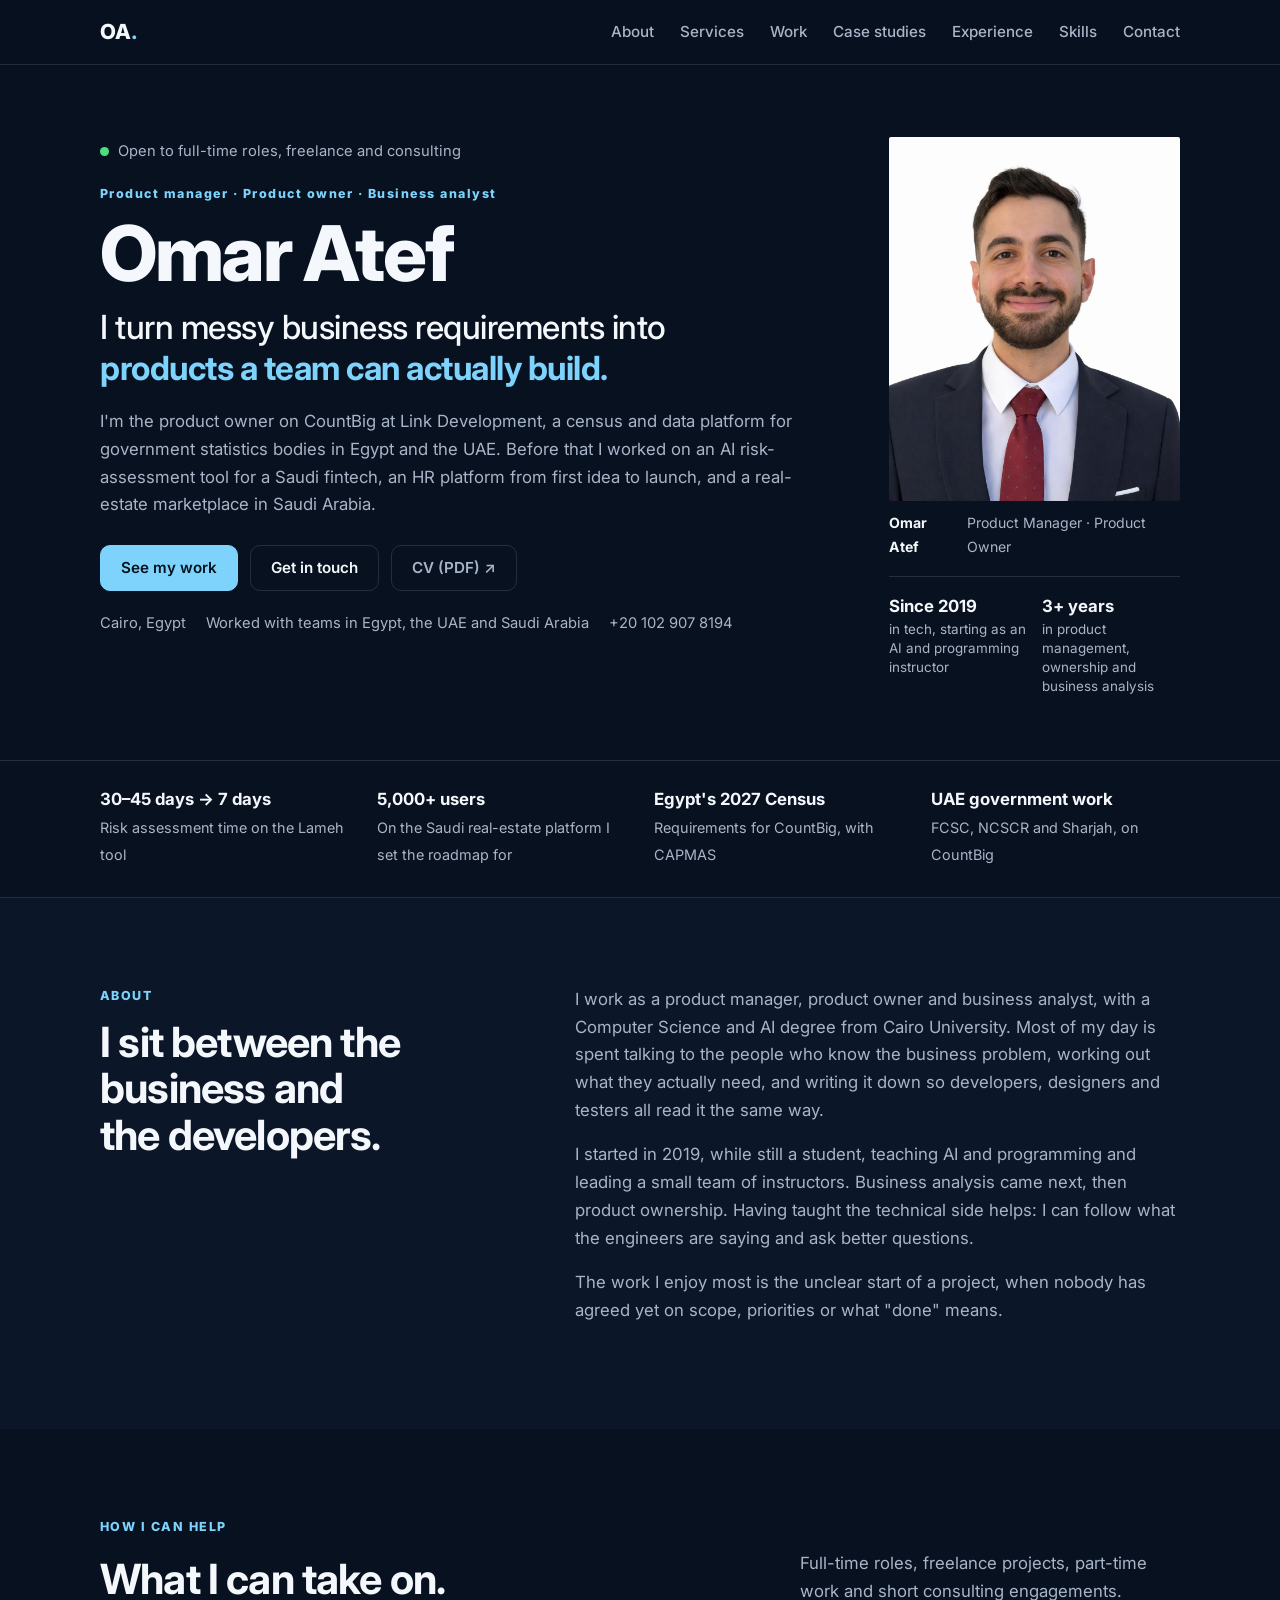
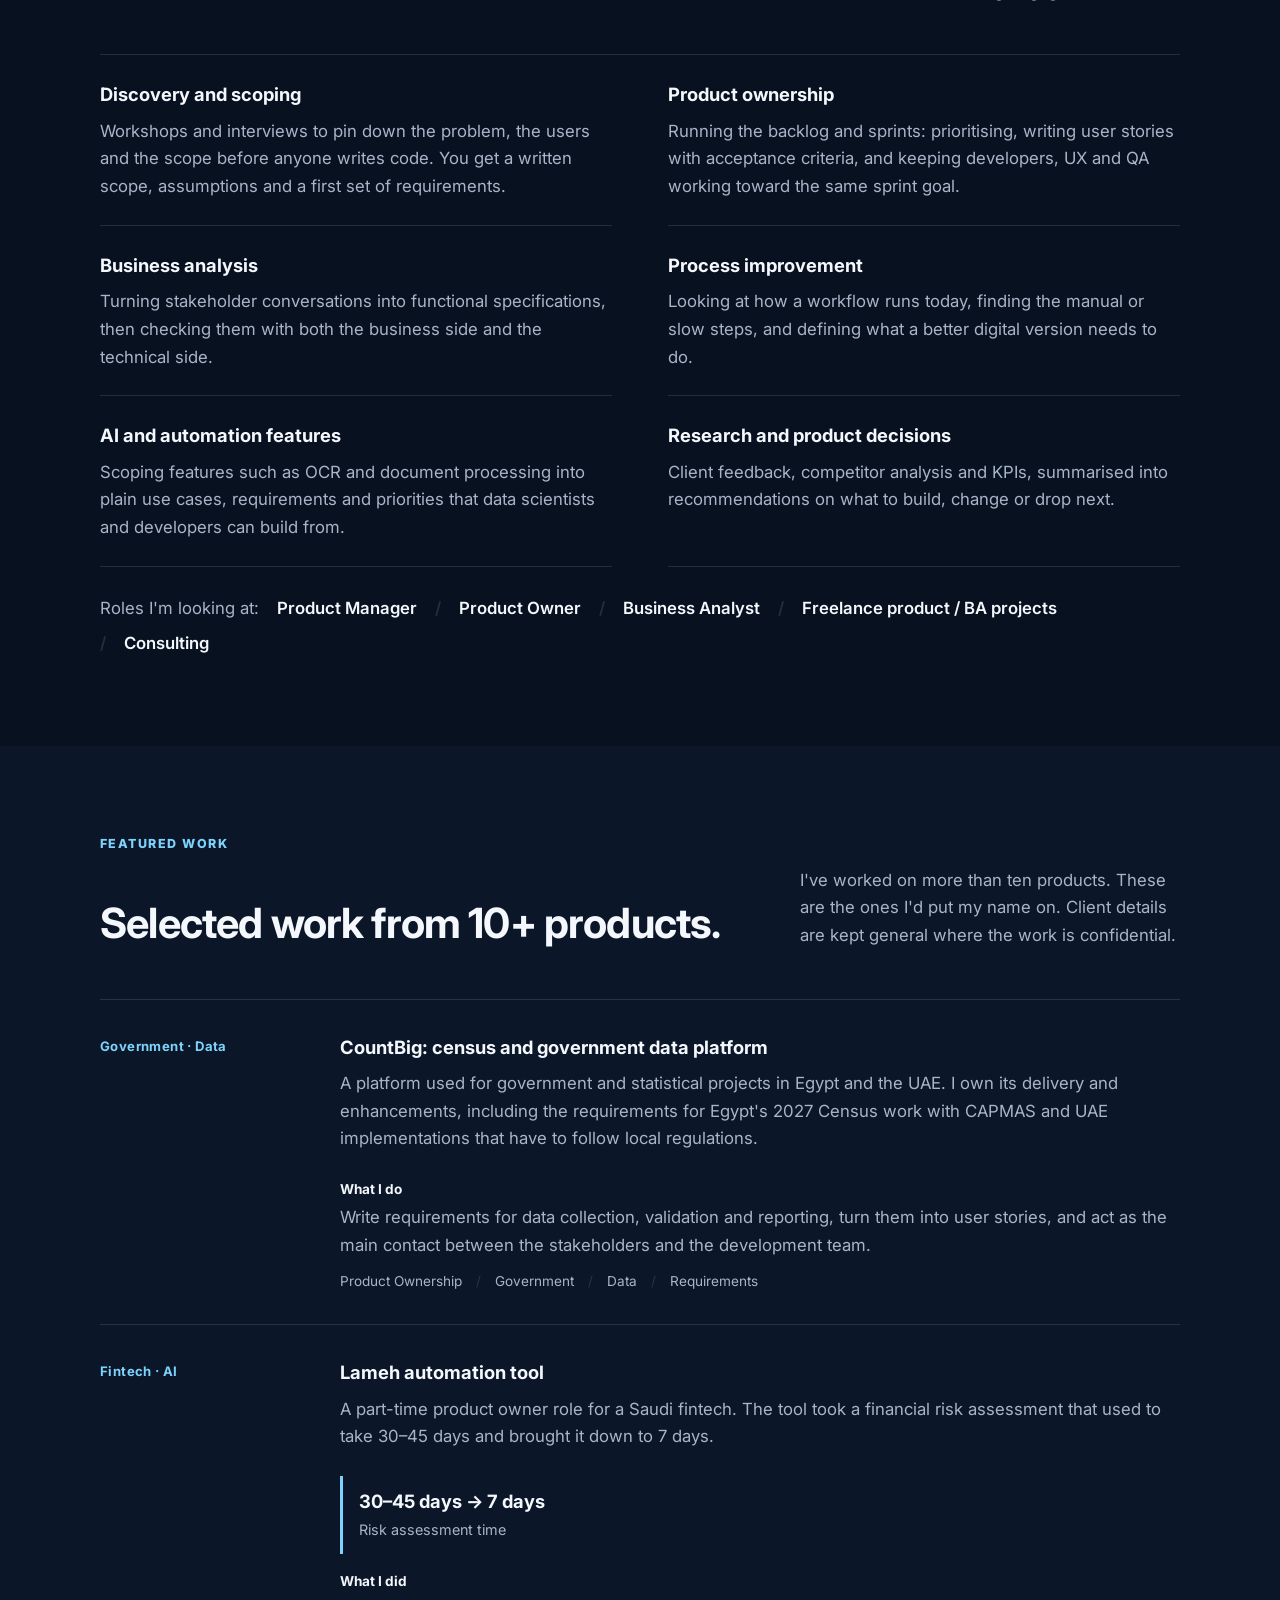
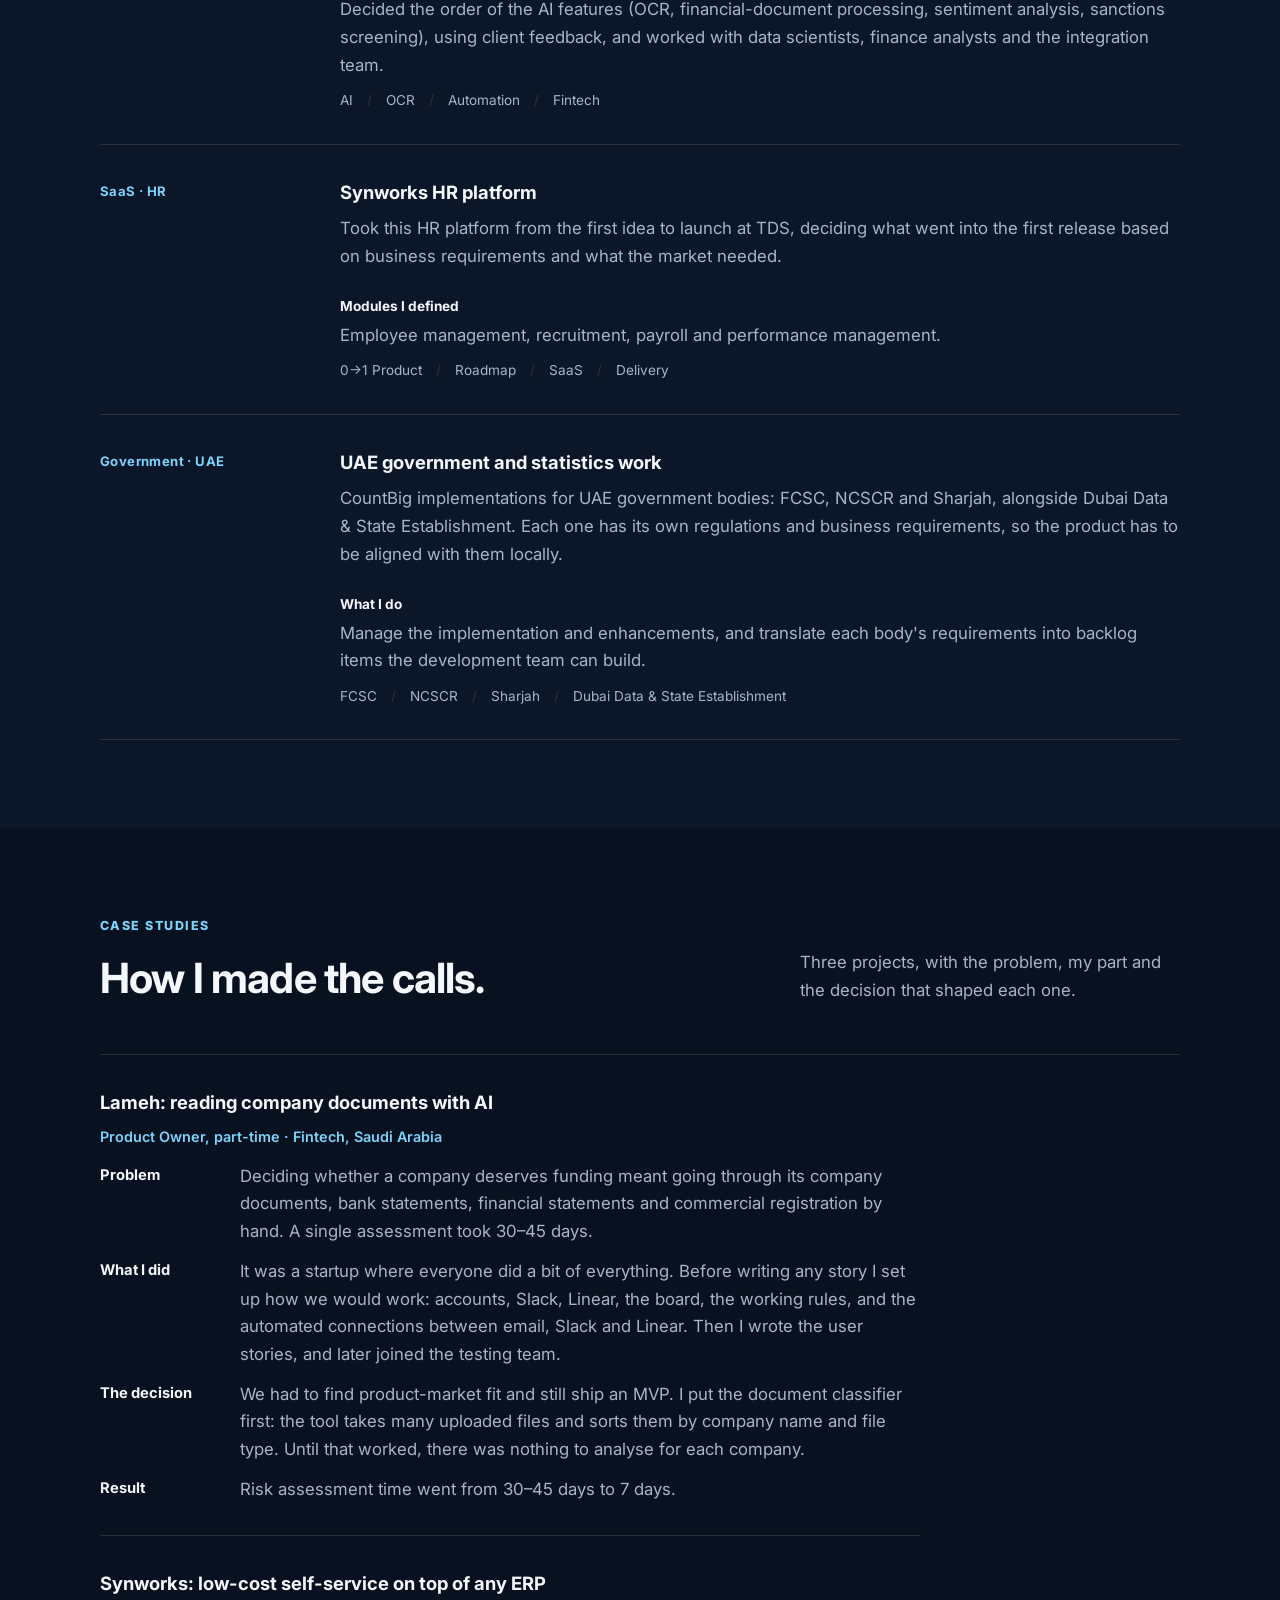
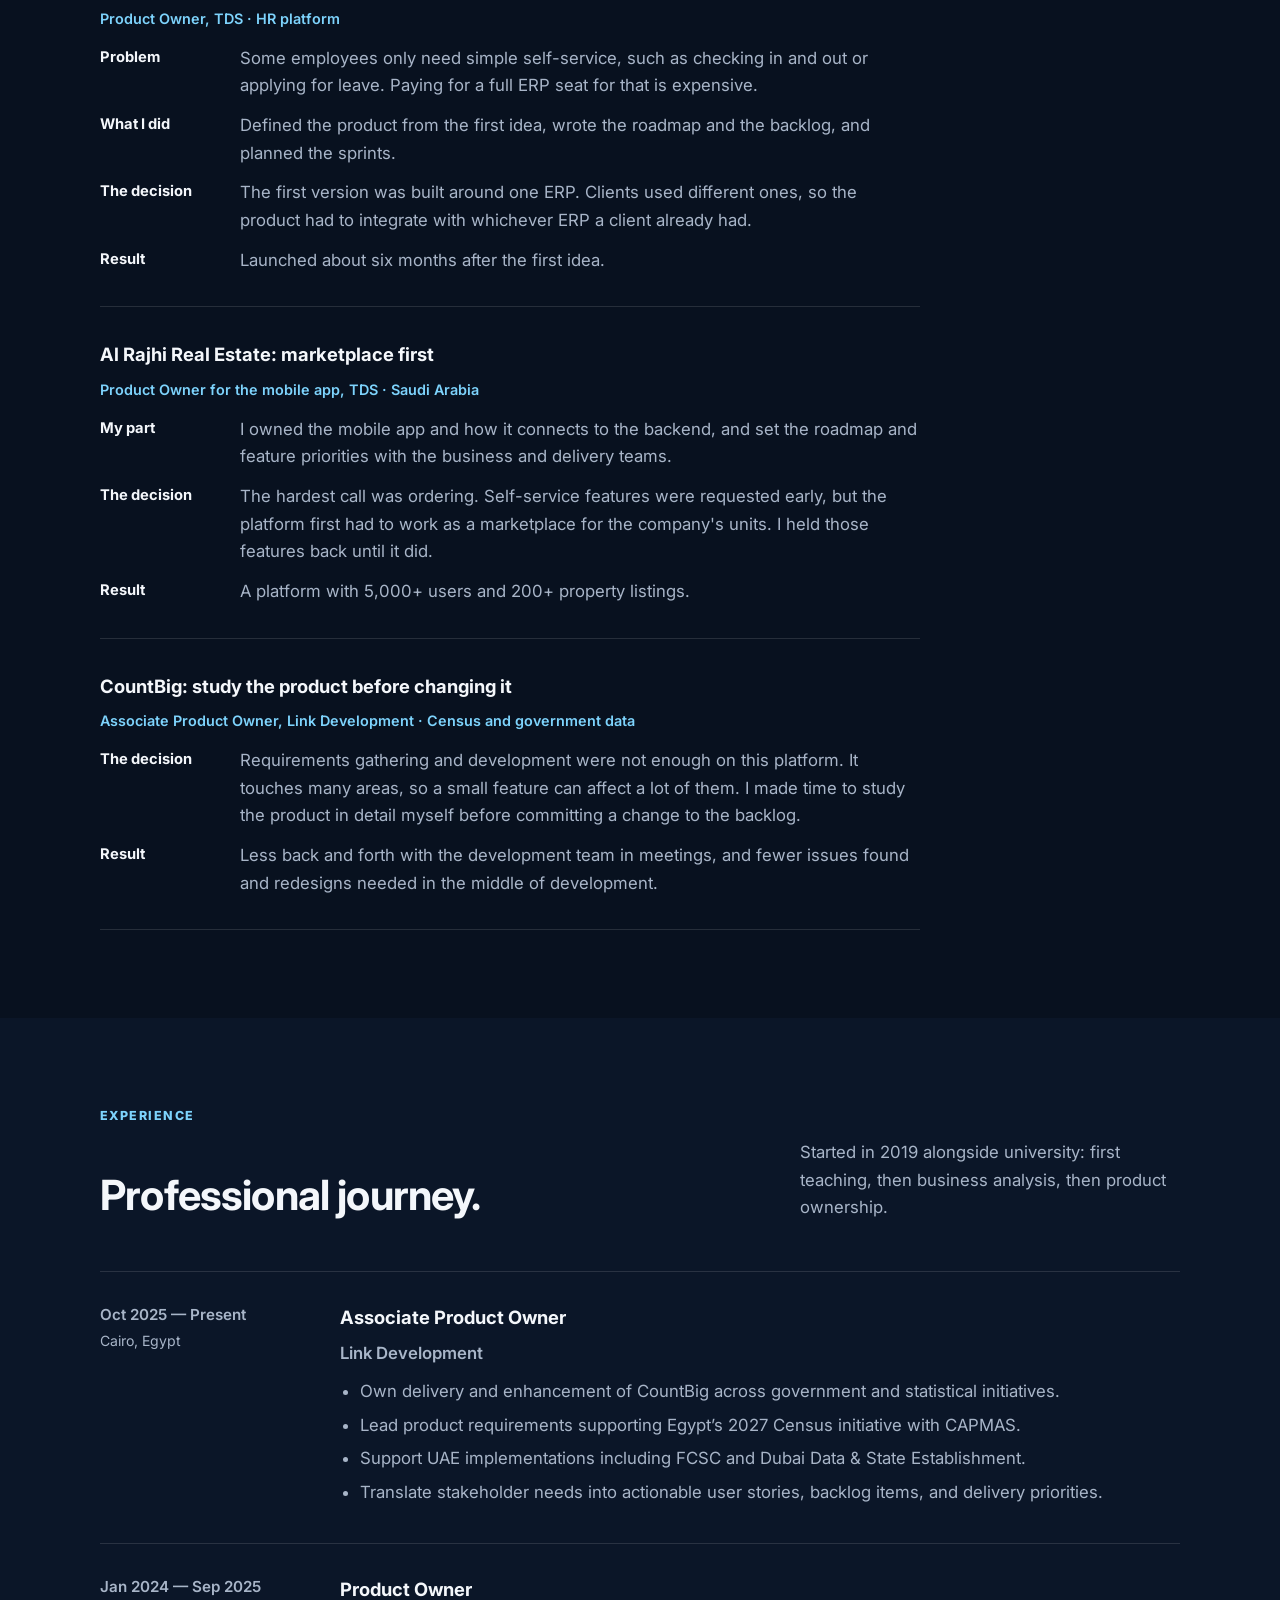
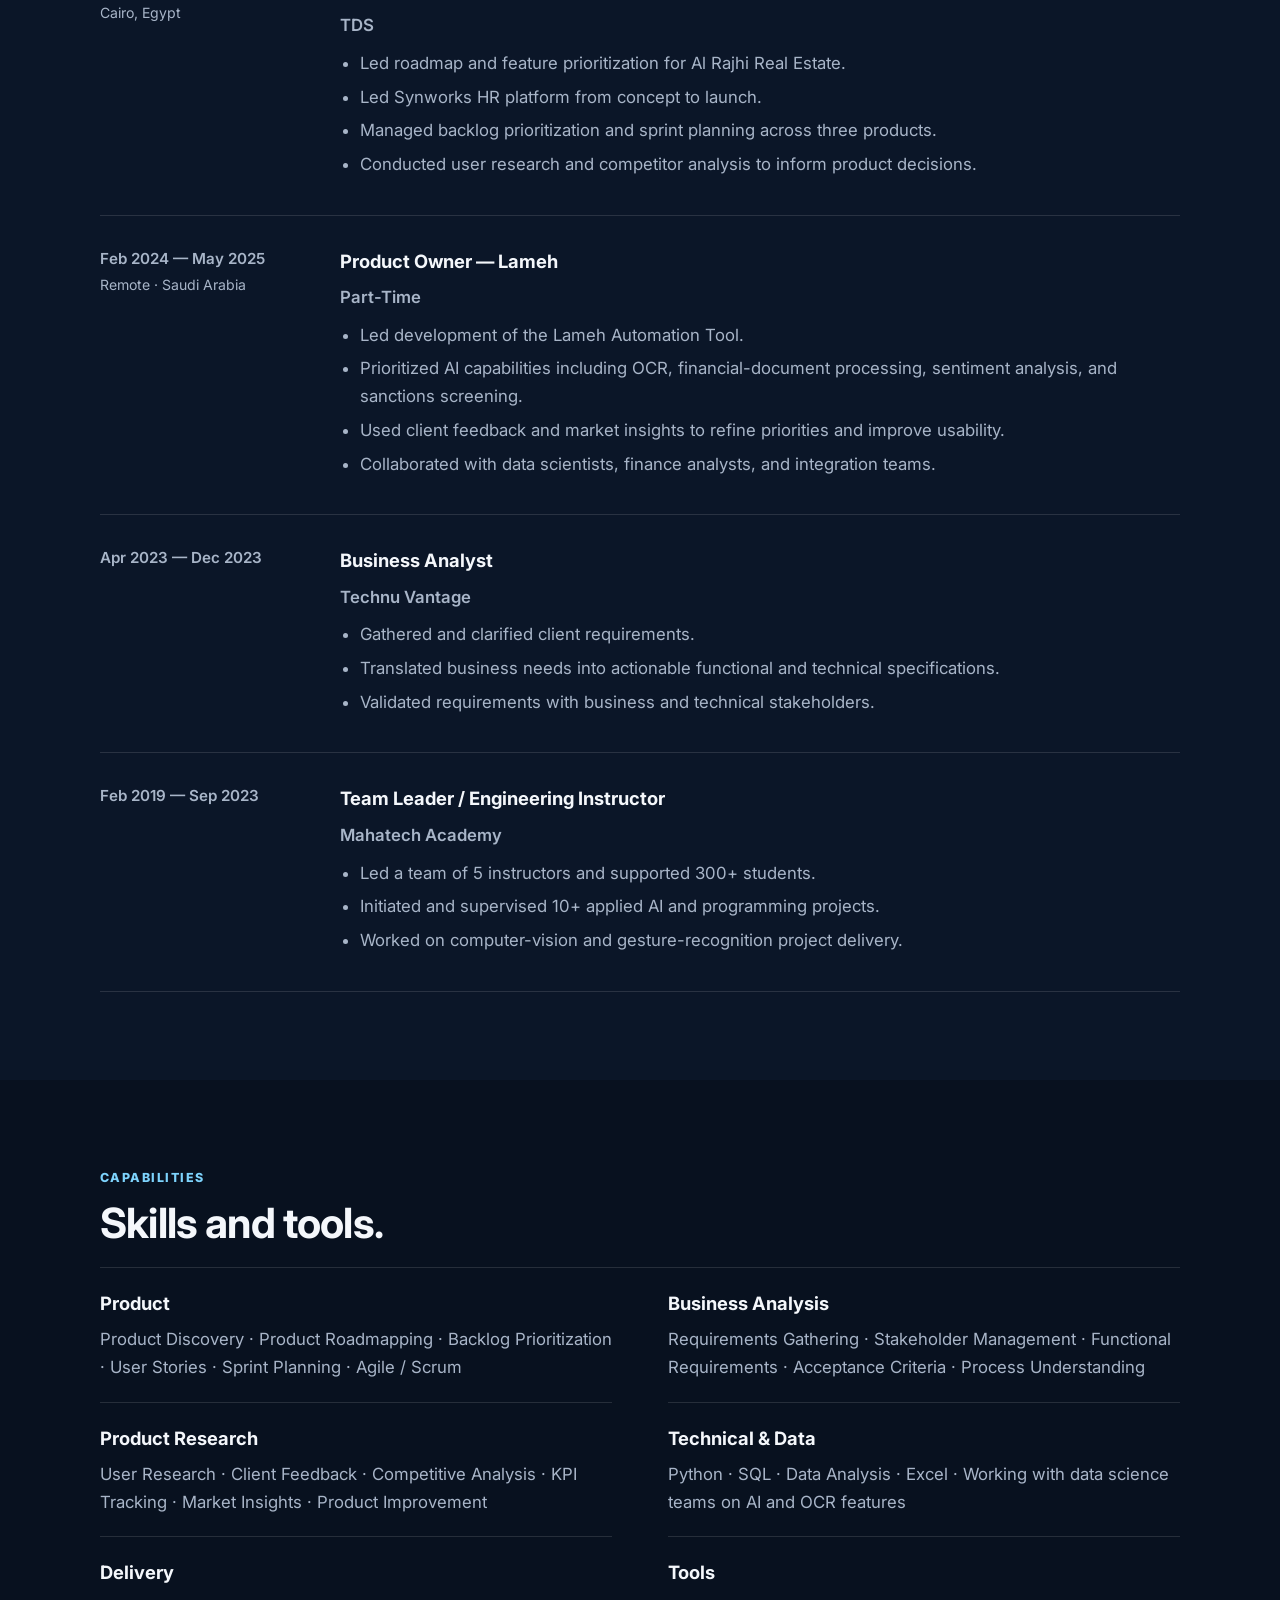
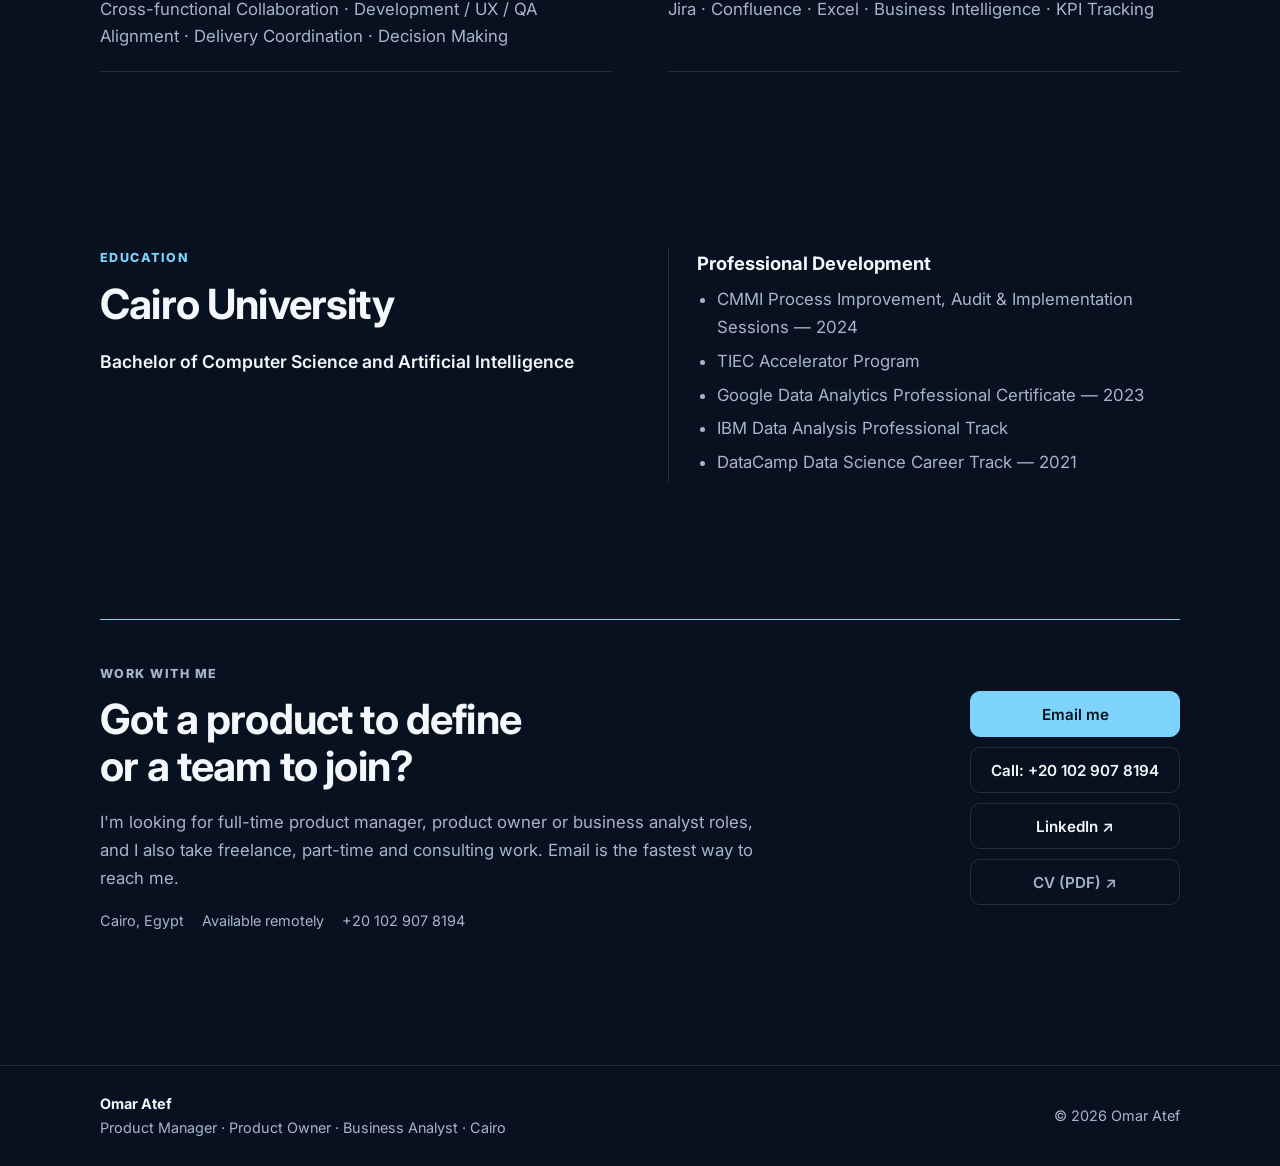
<file: index.html>
<!DOCTYPE html>
<html lang="en">
<head>
  <meta charset="UTF-8" />
  <meta name="viewport" content="width=device-width, initial-scale=1.0" />
  <meta name="description" content="Omar Atef is a product manager, product owner and business analyst in Cairo. He is currently on CountBig, a census and government-data platform used in Egypt and the UAE, and has also built products in fintech, HR and real estate." />
  <meta property="og:title" content="Omar Atef | Product Manager, Product Owner & Business Analyst" />
  <meta property="og:description" content="Product manager, product owner and business analyst in Cairo. Census and government data, fintech, HR and real-estate products across Egypt, the UAE and Saudi Arabia." />
  <meta property="og:type" content="website" />
  <meta property="og:image" content="https://omar-atef.com/og-image.png" />
  <meta name="twitter:card" content="summary_large_image" />
  <meta property="og:url" content="https://omar-atef.com/" />
  <meta name="theme-color" content="#08111f" />
  <title>Omar Atef | Product Manager, Product Owner & Business Analyst</title>
  <link rel="preconnect" href="https://fonts.googleapis.com">
  <link rel="preconnect" href="https://fonts.gstatic.com" crossorigin>
  <link href="https://fonts.googleapis.com/css2?family=Inter:wght@400;500;600;700;800&display=swap" rel="stylesheet">
  <link rel="icon" href="data:image/svg+xml,%3Csvg xmlns='http://www.w3.org/2000/svg' viewBox='0 0 64 64'%3E%3Crect width='64' height='64' rx='14' fill='%2308111f'/%3E%3Ctext x='32' y='43' font-family='Arial' font-weight='800' font-size='30' text-anchor='middle' fill='%23f4f7fb'%3EOA%3C/text%3E%3C/svg%3E" />
  <link rel="stylesheet" href="styles.css" />
</head>
<body>
  <header class="site-header">
    <div class="container nav-wrap">
      <a class="logo" href="#home" aria-label="Omar Atef home">OA<span>.</span></a>
      <nav class="nav" id="nav">
        <a href="#about">About</a><a href="#services">Services</a><a href="#work">Work</a><a href="#case-studies">Case studies</a><a href="#experience">Experience</a><a href="#skills">Skills</a><a href="#contact">Contact</a>
      </nav>
      <button class="menu-btn" id="menuBtn" aria-label="Toggle navigation">☰</button>
    </div>
  </header>

  <main>
    <section class="hero section" id="home">
      <div class="container hero-grid">
        <div class="hero-copy-wrap">
          <div class="availability-pill"><span class="status-dot"></span>Open to full-time roles, freelance and consulting</div>
          <p class="eyebrow">Product manager · Product owner · Business analyst</p>
          <h1>Omar Atef</h1>
          <h2>I turn messy business requirements into <span>products a team can actually build.</span></h2>
          <p class="hero-copy">I'm the product owner on CountBig at Link Development, a census and data platform for government statistics bodies in Egypt and the UAE. Before that I worked on an AI risk-assessment tool for a Saudi fintech, an HR platform from first idea to launch, and a real-estate marketplace in Saudi Arabia.</p>
          <div class="hero-actions">
            <a class="btn primary" href="#work">See my work</a>
            <a class="btn secondary" href="#contact">Get in touch</a>
            <a class="btn ghost" href="cv.pdf" target="_blank" rel="noopener">CV (PDF) ↗</a>
          </div>
          <div class="hero-meta"><span>Cairo, Egypt</span><span>Worked with teams in Egypt, the UAE and Saudi Arabia</span><span><a href="tel:+201029078194">+20 102 907 8194</a></span></div>
        </div>

        <aside class="photo-column">
          <div class="photo-shell">
            <img class="profile-photo" src="profile.png" alt="Omar Atef" onerror="this.onerror=null;this.src='profile-placeholder.svg';" />
            <div class="photo-caption"><strong>Omar Atef</strong><span>Product Manager · Product Owner</span></div>
          </div>
          <div class="mini-proof">
            <div><strong>Since 2019</strong><span>in tech, starting as an AI and programming instructor</span></div>
            <div><strong>3+ years</strong><span>in product management, ownership and business analysis</span></div>
          </div>
        </aside>
      </div>
    </section>

    <section class="proof-bar">
      <div class="container proof-grid">
        <div class="proof-item"><strong>30–45 days → 7 days</strong><span>Risk assessment time on the Lameh tool</span></div>
        <div class="proof-item"><strong>5,000+ users</strong><span>On the Saudi real-estate platform I set the roadmap for</span></div>
        <div class="proof-item"><strong>Egypt's 2027 Census</strong><span>Requirements for CountBig, with CAPMAS</span></div>
        <div class="proof-item"><strong>UAE government work</strong><span>FCSC, NCSCR and Sharjah, on CountBig</span></div>
      </div>
    </section>

    <section class="section alt" id="about">
      <div class="container about-grid">
        <div><p class="section-tag">About</p><h3>I sit between the business and the developers.</h3></div>
        <div class="about-copy">
          <p>I work as a product manager, product owner and business analyst, with a Computer Science and AI degree from Cairo University. Most of my day is spent talking to the people who know the business problem, working out what they actually need, and writing it down so developers, designers and testers all read it the same way.</p>
          <p>I started in 2019, while still a student, teaching AI and programming and leading a small team of instructors. Business analysis came next, then product ownership. Having taught the technical side helps: I can follow what the engineers are saying and ask better questions.</p>
          <p>The work I enjoy most is the unclear start of a project, when nobody has agreed yet on scope, priorities or what "done" means.</p>
        </div>
      </div>
    </section>

    <section class="section" id="services">
      <div class="container">
        <p class="section-tag">How I Can Help</p>
        <div class="section-heading"><div><h3>What I can take on.</h3></div><p>Full-time roles, freelance projects, part-time work and short consulting engagements.</p></div>
        <div class="services-grid">
          <article class="service-card"><h4>Discovery and scoping</h4><p>Workshops and interviews to pin down the problem, the users and the scope before anyone writes code. You get a written scope, assumptions and a first set of requirements.</p></article>
          <article class="service-card"><h4>Product ownership</h4><p>Running the backlog and sprints: prioritising, writing user stories with acceptance criteria, and keeping developers, UX and QA working toward the same sprint goal.</p></article>
          <article class="service-card"><h4>Business analysis</h4><p>Turning stakeholder conversations into functional specifications, then checking them with both the business side and the technical side.</p></article>
          <article class="service-card"><h4>Process improvement</h4><p>Looking at how a workflow runs today, finding the manual or slow steps, and defining what a better digital version needs to do.</p></article>
          <article class="service-card"><h4>AI and automation features</h4><p>Scoping features such as OCR and document processing into plain use cases, requirements and priorities that data scientists and developers can build from.</p></article>
          <article class="service-card"><h4>Research and product decisions</h4><p>Client feedback, competitor analysis and KPIs, summarised into recommendations on what to build, change or drop next.</p></article>
        </div>
        <div class="role-note"><span>Roles I'm looking at:</span><strong>Product Manager</strong><strong>Product Owner</strong><strong>Business Analyst</strong><strong>Freelance product / BA projects</strong><strong>Consulting</strong></div>
      </div>
    </section>

    <section class="section alt" id="work">
      <div class="container">
        <p class="section-tag">Featured Work</p>
        <div class="section-heading"><div><h3>Selected work from 10+ products.</h3></div><p>I've worked on more than ten products. These are the ones I'd put my name on. Client details are kept general where the work is confidential.</p></div>
        <div class="project-grid">
          <article class="project-card"><div class="project-top"><span class="project-sector">Government · Data</span></div><h4>CountBig: census and government data platform</h4><p>A platform used for government and statistical projects in Egypt and the UAE. I own its delivery and enhancements, including the requirements for Egypt's 2027 Census work with CAPMAS and UAE implementations that have to follow local regulations.</p><div class="project-detail"><span>What I do</span><p>Write requirements for data collection, validation and reporting, turn them into user stories, and act as the main contact between the stakeholders and the development team.</p></div><div class="tags"><span>Product Ownership</span><span>Government</span><span>Data</span><span>Requirements</span></div></article>
          <article class="project-card featured-card"><div class="project-top"><span class="project-sector">Fintech · AI</span></div><h4>Lameh automation tool</h4><p>A part-time product owner role for a Saudi fintech. The tool took a financial risk assessment that used to take 30–45 days and brought it down to 7 days.</p><div class="impact-box"><strong>30–45 days → 7 days</strong><span>Risk assessment time</span></div><div class="project-detail"><span>What I did</span><p>Decided the order of the AI features (OCR, financial-document processing, sentiment analysis, sanctions screening), using client feedback, and worked with data scientists, finance analysts and the integration team.</p></div><div class="tags"><span>AI</span><span>OCR</span><span>Automation</span><span>Fintech</span></div></article>
          <article class="project-card"><div class="project-top"><span class="project-sector">SaaS · HR</span></div><h4>Synworks HR platform</h4><p>Took this HR platform from the first idea to launch at TDS, deciding what went into the first release based on business requirements and what the market needed.</p><div class="project-detail"><span>Modules I defined</span><p>Employee management, recruitment, payroll and performance management.</p></div><div class="tags"><span>0→1 Product</span><span>Roadmap</span><span>SaaS</span><span>Delivery</span></div></article>
          <article class="project-card"><div class="project-top"><span class="project-sector">Government · UAE</span></div><h4>UAE government and statistics work</h4><p>CountBig implementations for UAE government bodies: FCSC, NCSCR and Sharjah, alongside Dubai Data &amp; State Establishment. Each one has its own regulations and business requirements, so the product has to be aligned with them locally.</p><div class="project-detail"><span>What I do</span><p>Manage the implementation and enhancements, and translate each body's requirements into backlog items the development team can build.</p></div><div class="tags"><span>FCSC</span><span>NCSCR</span><span>Sharjah</span><span>Dubai Data &amp; State Establishment</span></div></article>
        </div>
      </div>
    </section>

    <section class="section" id="case-studies">
      <div class="container">
        <p class="section-tag">Case studies</p>
        <div class="section-heading"><div><h3>How I made the calls.</h3></div><p>Three projects, with the problem, my part and the decision that shaped each one.</p></div>
        <div class="case-list">
          <article class="case">
            <h4>Lameh: reading company documents with AI</h4>
            <p class="case-meta">Product Owner, part-time · Fintech, Saudi Arabia</p>
            <dl>
              <div><dt>Problem</dt><dd>Deciding whether a company deserves funding meant going through its company documents, bank statements, financial statements and commercial registration by hand. A single assessment took 30–45 days.</dd></div>
              <div><dt>What I did</dt><dd>It was a startup where everyone did a bit of everything. Before writing any story I set up how we would work: accounts, Slack, Linear, the board, the working rules, and the automated connections between email, Slack and Linear. Then I wrote the user stories, and later joined the testing team.</dd></div>
              <div><dt>The decision</dt><dd>We had to find product-market fit and still ship an MVP. I put the document classifier first: the tool takes many uploaded files and sorts them by company name and file type. Until that worked, there was nothing to analyse for each company.</dd></div>
              <div><dt>Result</dt><dd>Risk assessment time went from 30–45 days to 7 days.</dd></div>
            </dl>
          </article>
          <article class="case">
            <h4>Synworks: low-cost self-service on top of any ERP</h4>
            <p class="case-meta">Product Owner, TDS · HR platform</p>
            <dl>
              <div><dt>Problem</dt><dd>Some employees only need simple self-service, such as checking in and out or applying for leave. Paying for a full ERP seat for that is expensive.</dd></div>
              <div><dt>What I did</dt><dd>Defined the product from the first idea, wrote the roadmap and the backlog, and planned the sprints.</dd></div>
              <div><dt>The decision</dt><dd>The first version was built around one ERP. Clients used different ones, so the product had to integrate with whichever ERP a client already had.</dd></div>
              <div><dt>Result</dt><dd>Launched about six months after the first idea.</dd></div>
            </dl>
          </article>
          <article class="case">
            <h4>Al Rajhi Real Estate: marketplace first</h4>
            <p class="case-meta">Product Owner for the mobile app, TDS · Saudi Arabia</p>
            <dl>
              <div><dt>My part</dt><dd>I owned the mobile app and how it connects to the backend, and set the roadmap and feature priorities with the business and delivery teams.</dd></div>
              <div><dt>The decision</dt><dd>The hardest call was ordering. Self-service features were requested early, but the platform first had to work as a marketplace for the company's units. I held those features back until it did.</dd></div>
              <div><dt>Result</dt><dd>A platform with 5,000+ users and 200+ property listings.</dd></div>
            </dl>
          </article>
          <article class="case">
            <h4>CountBig: study the product before changing it</h4>
            <p class="case-meta">Associate Product Owner, Link Development · Census and government data</p>
            <dl>
              <div><dt>The decision</dt><dd>Requirements gathering and development were not enough on this platform. It touches many areas, so a small feature can affect a lot of them. I made time to study the product in detail myself before committing a change to the backlog.</dd></div>
              <div><dt>Result</dt><dd>Less back and forth with the development team in meetings, and fewer issues found and redesigns needed in the middle of development.</dd></div>
            </dl>
          </article>
        </div>
      </div>
    </section>

    <section class="section alt" id="experience">
      <div class="container">
        <p class="section-tag">Experience</p>
        <div class="section-heading"><div><h3>Professional journey.</h3></div><p>Started in 2019 alongside university: first teaching, then business analysis, then product ownership.</p></div>
        <div class="timeline">
          <article class="timeline-item"><div class="timeline-left"><span class="timeline-date">Oct 2025 — Present</span><span class="timeline-location">Cairo, Egypt</span></div><div><h4>Associate Product Owner</h4><p class="company">Link Development</p><ul class="clean-list"><li>Own delivery and enhancement of CountBig across government and statistical initiatives.</li><li>Lead product requirements supporting Egypt’s 2027 Census initiative with CAPMAS.</li><li>Support UAE implementations including FCSC and Dubai Data & State Establishment.</li><li>Translate stakeholder needs into actionable user stories, backlog items, and delivery priorities.</li></ul></div></article>
          <article class="timeline-item"><div class="timeline-left"><span class="timeline-date">Jan 2024 — Sep 2025</span><span class="timeline-location">Cairo, Egypt</span></div><div><h4>Product Owner</h4><p class="company">TDS</p><ul class="clean-list"><li>Led roadmap and feature prioritization for Al Rajhi Real Estate.</li><li>Led Synworks HR platform from concept to launch.</li><li>Managed backlog prioritization and sprint planning across three products.</li><li>Conducted user research and competitor analysis to inform product decisions.</li></ul></div></article>
          <article class="timeline-item"><div class="timeline-left"><span class="timeline-date">Feb 2024 — May 2025</span><span class="timeline-location">Remote · Saudi Arabia</span></div><div><h4>Product Owner — Lameh</h4><p class="company">Part-Time</p><ul class="clean-list"><li>Led development of the Lameh Automation Tool.</li><li>Prioritized AI capabilities including OCR, financial-document processing, sentiment analysis, and sanctions screening.</li><li>Used client feedback and market insights to refine priorities and improve usability.</li><li>Collaborated with data scientists, finance analysts, and integration teams.</li></ul></div></article>
          <article class="timeline-item"><div class="timeline-left"><span class="timeline-date">Apr 2023 — Dec 2023</span></div><div><h4>Business Analyst</h4><p class="company">Technu Vantage</p><ul class="clean-list"><li>Gathered and clarified client requirements.</li><li>Translated business needs into actionable functional and technical specifications.</li><li>Validated requirements with business and technical stakeholders.</li></ul></div></article>
          <article class="timeline-item"><div class="timeline-left"><span class="timeline-date">Feb 2019 — Sep 2023</span></div><div><h4>Team Leader / Engineering Instructor</h4><p class="company">Mahatech Academy</p><ul class="clean-list"><li>Led a team of 5 instructors and supported 300+ students.</li><li>Initiated and supervised 10+ applied AI and programming projects.</li><li>Worked on computer-vision and gesture-recognition project delivery.</li></ul></div></article>
        </div>
      </div>
    </section>

    <section class="section" id="skills">
      <div class="container">
        <p class="section-tag">Capabilities</p><h3>Skills and tools.</h3>
        <div class="skills-grid">
          <div class="skill-box"><h4>Product</h4><p>Product Discovery · Product Roadmapping · Backlog Prioritization · User Stories · Sprint Planning · Agile / Scrum</p></div>
          <div class="skill-box"><h4>Business Analysis</h4><p>Requirements Gathering · Stakeholder Management · Functional Requirements · Acceptance Criteria · Process Understanding</p></div>
          <div class="skill-box"><h4>Product Research</h4><p>User Research · Client Feedback · Competitive Analysis · KPI Tracking · Market Insights · Product Improvement</p></div>
          <div class="skill-box"><h4>Technical & Data</h4><p>Python · SQL · Data Analysis · Excel · Working with data science teams on AI and OCR features</p></div>
          <div class="skill-box"><h4>Delivery</h4><p>Cross-functional Collaboration · Development / UX / QA Alignment · Delivery Coordination · Decision Making</p></div>
          <div class="skill-box"><h4>Tools</h4><p>Jira · Confluence · Excel · Business Intelligence · KPI Tracking</p></div>
        </div>
      </div>
    </section>

    <section class="section" id="education">
      <div class="container education-grid">
        <div><p class="section-tag">Education</p><h3>Cairo University</h3><p class="education-title">Bachelor of Computer Science and Artificial Intelligence</p></div>
        <div class="development-card"><h4>Professional Development</h4><ul class="clean-list compact"><li>CMMI Process Improvement, Audit & Implementation Sessions — 2024</li><li>TIEC Accelerator Program</li><li>Google Data Analytics Professional Certificate — 2023</li><li>IBM Data Analysis Professional Track</li><li>DataCamp Data Science Career Track — 2021</li></ul></div>
      </div>
    </section>

    <section class="section contact-section" id="contact">
      <div class="container contact-card">
        <div><p class="section-tag">Work With Me</p><h3>Got a product to define or a team to join?</h3><p>I'm looking for full-time product manager, product owner or business analyst roles, and I also take freelance, part-time and consulting work. Email is the fastest way to reach me.</p><div class="contact-meta"><span>Cairo, Egypt</span><span>Available remotely</span><span>+20 102 907 8194</span></div></div>
        <div class="contact-actions"><a class="btn primary" href="mailto:oatef971@gmail.com?subject=Product%20Opportunity%20for%20Omar%20Atef">Email me</a><a class="btn secondary" href="tel:+201029078194">Call: +20 102 907 8194</a><a class="btn secondary" href="https://www.linkedin.com/in/omar-atef-851647195" target="_blank" rel="noopener">LinkedIn ↗</a><a class="btn ghost" href="cv.pdf" target="_blank" rel="noopener">CV (PDF) ↗</a></div>
      </div>
    </section>
  </main>

  <footer><div class="container footer-wrap"><div><strong>Omar Atef</strong><span>Product Manager · Product Owner · Business Analyst · Cairo</span></div><span>© <span id="year"></span> Omar Atef</span></div></footer>
  <script src="script.js"></script>
</body>
</html>
</file>
<file: styles.css>
:root{--bg:#08111f;--bg-alt:#0b1628;--text:#f4f7fb;--muted:#a8b5c8;--line:rgba(255,255,255,.12);--accent:#7dd3fc;--accent-strong:#38bdf8;--accent-soft:rgba(125,211,252,.10);--success:#4ade80;--max:1080px;--head:"Inter",system-ui,-apple-system,"Segoe UI",sans-serif;--body:"Inter",system-ui,-apple-system,"Segoe UI",sans-serif;color-scheme:dark}
*{box-sizing:border-box}html{scroll-behavior:smooth}body{margin:0;font-family:var(--body);font-size:1.05rem;background:var(--bg);color:var(--text);line-height:1.65}img{display:block;max-width:100%}a{color:inherit;text-decoration:none}.container{width:min(calc(100% - 40px),var(--max));margin:auto}.section{padding:88px 0}.alt{background:var(--bg-alt)}
h1,h2,h3,h4{font-family:var(--head);text-wrap:balance}
.site-header{position:sticky;top:0;z-index:50;background:rgba(8,17,31,.9);backdrop-filter:blur(18px);border-bottom:1px solid var(--line)}.nav-wrap{min-height:64px;display:flex;align-items:center;justify-content:space-between}.logo{font-family:var(--head);font-size:1.3rem;font-weight:800}.logo span{color:var(--accent)}.nav{display:flex;gap:26px}.nav a{color:var(--muted);font-size:.95rem;font-weight:500}.nav a:hover{color:var(--accent)}.menu-btn{display:none;background:transparent;border:0;color:var(--text);font-size:1.5rem;cursor:pointer}
.eyebrow,.section-tag{margin:0 0 12px;color:var(--accent);font-size:.78rem;font-weight:800;letter-spacing:.12em;text-transform:uppercase}.eyebrow{text-transform:none}
h1{margin:6px 0 14px;font-size:clamp(2.8rem,6.5vw,4.8rem);line-height:1;letter-spacing:-.03em;font-weight:800}h2{margin:0;max-width:760px;font-size:clamp(1.4rem,2.6vw,2.1rem);line-height:1.22;letter-spacing:-.015em;font-weight:500}h2 span{color:var(--accent);font-weight:700}h3{margin:6px 0 20px;font-size:clamp(1.8rem,3.6vw,2.6rem);line-height:1.12;letter-spacing:-.02em;font-weight:700}h4{margin:0 0 8px;font-size:1.15rem;font-weight:700}p{margin-top:0}
.hero{padding-top:72px;padding-bottom:64px;overflow-x:clip}.hero-grid{display:grid;grid-template-columns:minmax(0,1.5fr) minmax(260px,.6fr);gap:60px;align-items:start}.availability-pill{display:inline-flex;align-items:center;gap:9px;margin-bottom:20px;color:var(--muted);font-size:.92rem}.status-dot{width:9px;height:9px;border-radius:50%;background:var(--success)}.hero-copy{max-width:700px;margin-top:20px;color:var(--muted)}.hero-actions{display:flex;flex-wrap:wrap;gap:12px;margin:26px 0 20px}.btn{min-height:46px;display:inline-flex;align-items:center;justify-content:center;padding:0 20px;border-radius:10px;border:1px solid var(--line);font-size:.95rem;font-weight:600}.primary{background:var(--accent);border-color:var(--accent);color:#04131d}.primary:hover{background:var(--accent-strong)}.secondary:hover,.ghost:hover{background:rgba(255,255,255,.07)}.ghost{border-color:var(--line);color:var(--muted)}.hero-meta{display:flex;flex-wrap:wrap;gap:6px 20px;color:var(--muted);font-size:.92rem}
.photo-shell{max-width:340px;margin-left:auto}.profile-photo{width:100%;aspect-ratio:4/5;object-fit:cover;object-position:50% 22%;border-radius:2px;background:var(--bg-alt)}.photo-caption{display:flex;justify-content:space-between;gap:12px;padding:10px 0 0;font-size:.88rem}.photo-caption span{color:var(--muted)}.mini-proof{max-width:340px;margin:18px 0 0 auto;display:grid;grid-template-columns:1fr 1fr;gap:16px;padding-top:16px;border-top:1px solid var(--line)}.mini-proof strong{display:block;font-family:var(--head)}.mini-proof span{display:block;color:var(--muted);font-size:.84rem;line-height:1.4}
.proof-bar{border-top:1px solid var(--line);border-bottom:1px solid var(--line)}.proof-grid{display:grid;grid-template-columns:repeat(4,1fr);gap:28px;padding:28px 0}.proof-item strong{display:block;margin-bottom:4px;font-family:var(--head);font-size:1.05rem;line-height:1.25}.proof-item span{color:var(--muted);font-size:.9rem}
.about-grid{display:grid;grid-template-columns:.8fr 1.2fr;gap:72px;align-items:start}.about-copy p{color:var(--muted)}.section-heading{margin-bottom:32px;display:flex;align-items:end;justify-content:space-between;gap:48px}.section-heading>div{max-width:640px}.section-heading>p{max-width:380px;color:var(--muted)}
.services-grid{display:grid;grid-template-columns:repeat(2,1fr);gap:0 56px;border-top:1px solid var(--line)}.service-card{padding:24px 0;border-bottom:1px solid var(--line)}.service-card p{margin:0;color:var(--muted)}.role-note{margin-top:28px;display:flex;flex-wrap:wrap;align-items:center;gap:8px 18px;color:var(--muted)}.role-note strong{color:var(--text);font-weight:600}.role-note strong+strong::before{content:"/";margin-right:18px;color:var(--line)}
.project-grid{display:block;border-top:1px solid var(--line)}.project-card{display:grid;grid-template-columns:200px 1fr;gap:0 40px;padding:32px 0;border-bottom:1px solid var(--line)}.project-top{grid-column:1;grid-row:1/span 4}.project-sector{color:var(--accent);font-size:.82rem;font-weight:700;letter-spacing:.03em}.project-card>*:not(.project-top){grid-column:2}.project-card>p{color:var(--muted)}.project-detail{margin-top:8px}.project-detail>span{display:block;margin-bottom:4px;color:var(--text);font-size:.85rem;font-weight:700}.project-detail p{margin:0;color:var(--muted)}.impact-box{margin:8px 0;padding:10px 0 10px 16px;border-left:3px solid var(--accent)}.impact-box strong{display:block;font-family:var(--head);font-size:1.15rem}.impact-box span{color:var(--muted);font-size:.9rem}.tags{display:flex;flex-wrap:wrap;gap:4px 14px;margin-top:10px;color:var(--muted);font-size:.85rem}.tags span+span::before{content:"/";margin-right:14px;color:var(--line)}
.timeline{border-top:1px solid var(--line)}.timeline-item{padding:30px 0;display:grid;grid-template-columns:200px 1fr;gap:40px;border-bottom:1px solid var(--line)}.timeline-left{display:flex;flex-direction:column;gap:2px}.timeline-date,.timeline-location,.company{color:var(--muted)}.timeline-date{font-size:.95rem;font-weight:600}.timeline-location{font-size:.88rem}.company{margin-bottom:10px;font-weight:600}.clean-list{margin:0;padding-left:20px;color:var(--muted)}.clean-list li{margin-bottom:6px}
.skills-grid{display:grid;grid-template-columns:repeat(2,1fr);gap:0 56px;border-top:1px solid var(--line)}.skill-box{padding:20px 0;border-bottom:1px solid var(--line)}.skill-box p{margin:0;color:var(--muted)}.education-grid{display:grid;grid-template-columns:1fr 1fr;gap:56px;align-items:start}.education-title{font-size:1.1rem;font-weight:600}.development-card{padding-left:28px;border-left:1px solid var(--line)}
.contact-section{padding-top:48px}.contact-card{padding:44px 0;display:flex;align-items:center;justify-content:space-between;gap:40px;border-top:1px solid var(--accent)}.contact-card>div:first-child{max-width:660px}.contact-card p{color:var(--muted)}.contact-meta{display:flex;flex-wrap:wrap;gap:4px 18px;color:var(--muted);font-size:.9rem}.contact-actions{display:flex;flex-direction:column;gap:10px;min-width:190px}
footer{border-top:1px solid var(--line)}.footer-wrap{min-height:100px;display:flex;align-items:center;justify-content:space-between;gap:25px;color:var(--muted);font-size:.9rem}.footer-wrap>div{display:flex;flex-direction:column}.footer-wrap strong{color:var(--text)}
 .case-list{border-top:1px solid var(--line)}.case{padding:32px 0;border-bottom:1px solid var(--line);max-width:820px}.case-meta{margin:0 0 14px;color:var(--accent);font-size:.9rem;font-weight:600}.case dl{margin:0;display:grid;gap:12px}.case dl>div{display:grid;grid-template-columns:120px 1fr;gap:20px}.case dt{font-weight:700;font-size:.92rem}.case dd{margin:0;color:var(--muted)}
:focus-visible{outline:2px solid var(--accent);outline-offset:3px}
@media(max-width:960px){.proof-grid{grid-template-columns:repeat(2,1fr)}.services-grid,.skills-grid{gap:0 32px}}
@media(max-width:820px){.section{padding:64px 0}.hero{padding-top:48px}.hero-grid,.about-grid,.education-grid{grid-template-columns:1fr}.photo-shell,.mini-proof{margin-left:0}.about-grid{gap:12px}.section-heading,.contact-card{flex-direction:column;align-items:flex-start}.project-card,.timeline-item{grid-template-columns:1fr;gap:8px}.project-top{grid-row:auto}.project-card>*:not(.project-top){grid-column:1}.development-card{padding-left:0;border-left:0;border-top:1px solid var(--line);padding-top:20px}.contact-actions{width:100%;flex-direction:row;flex-wrap:wrap}.nav{display:none;position:absolute;top:64px;left:20px;right:20px;flex-direction:column;gap:12px;padding:18px;border:1px solid var(--line);border-radius:14px;background:#0d192a;box-shadow:0 20px 50px rgba(0,0,0,.35)}.nav.open{display:flex}.menu-btn{display:block}}
@media(max-width:600px){.case dl>div{grid-template-columns:1fr;gap:2px}.container{width:min(calc(100% - 32px),var(--max))}.services-grid,.skills-grid,.proof-grid{grid-template-columns:1fr}.hero-actions .btn,.contact-actions .btn{width:100%}.footer-wrap{padding:25px 0;flex-direction:column;align-items:flex-start}}
@media(prefers-reduced-motion:reduce){html{scroll-behavior:auto}}
</file>
